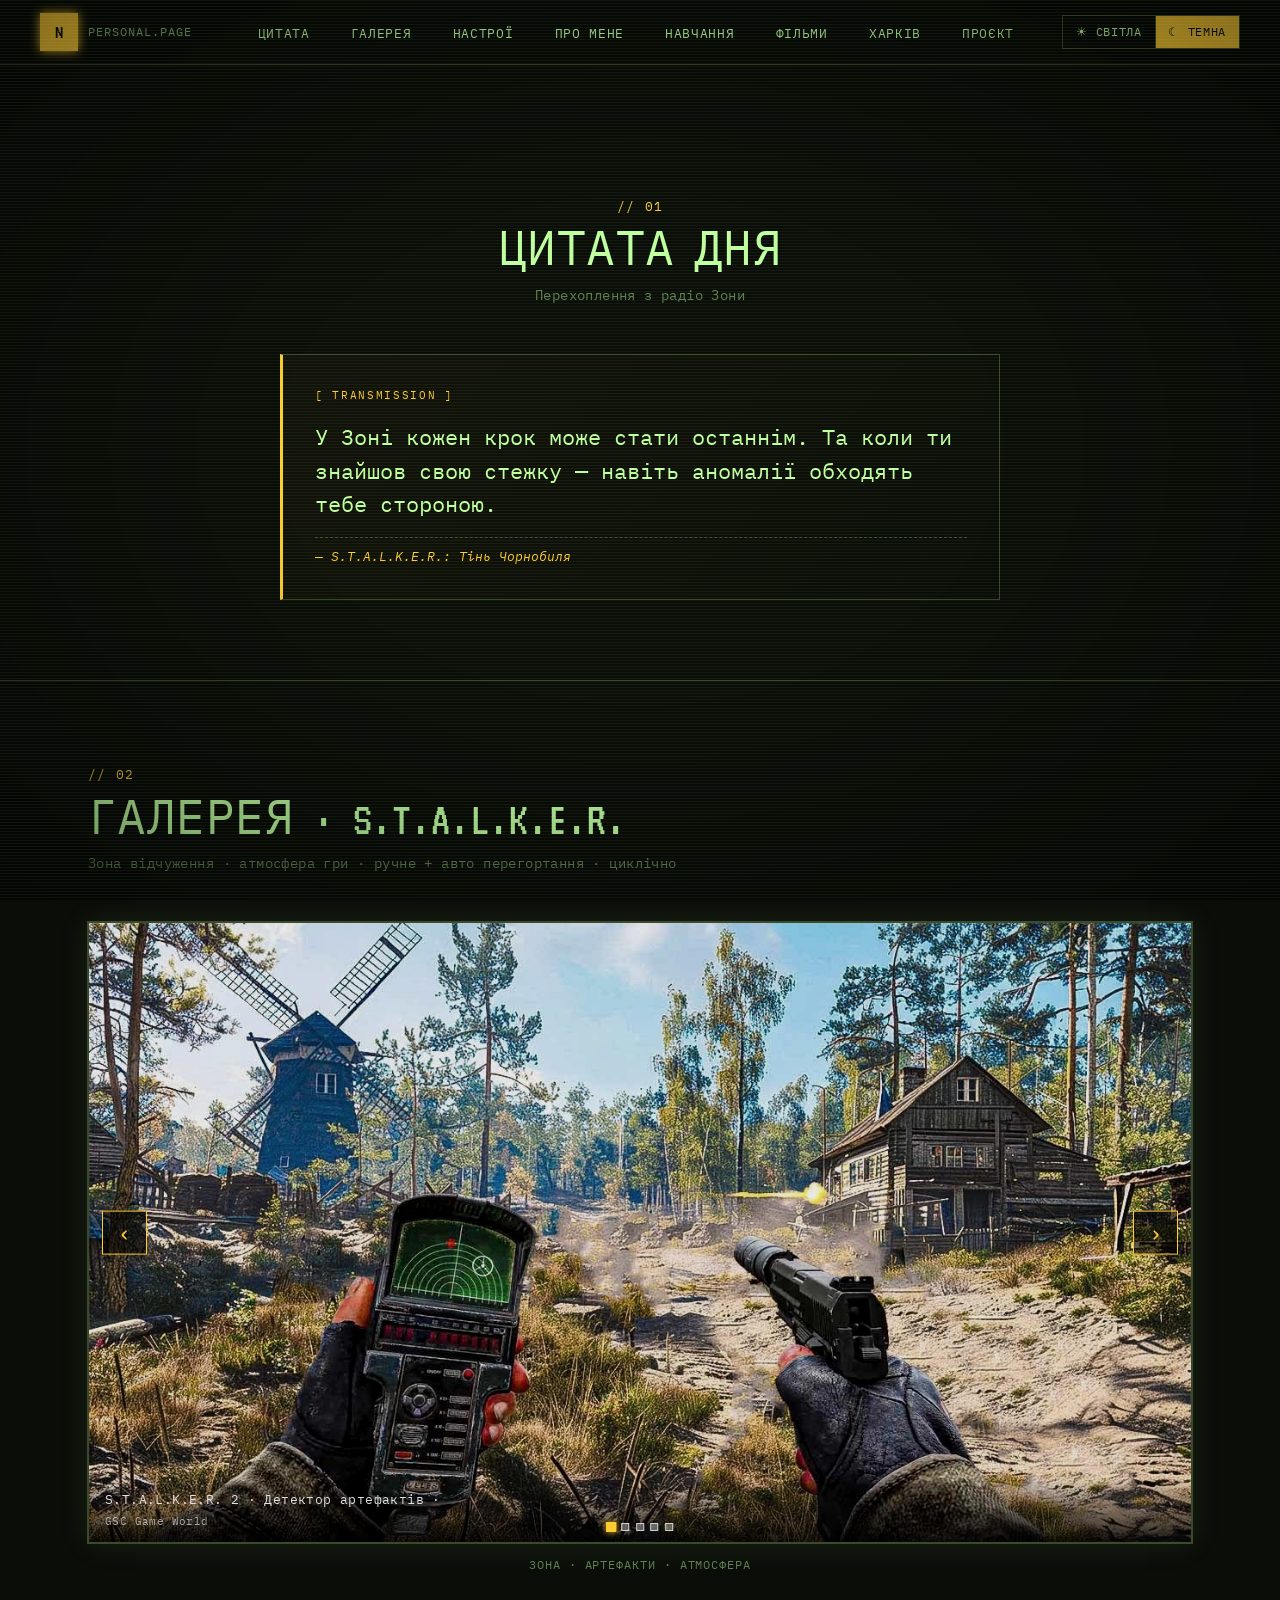
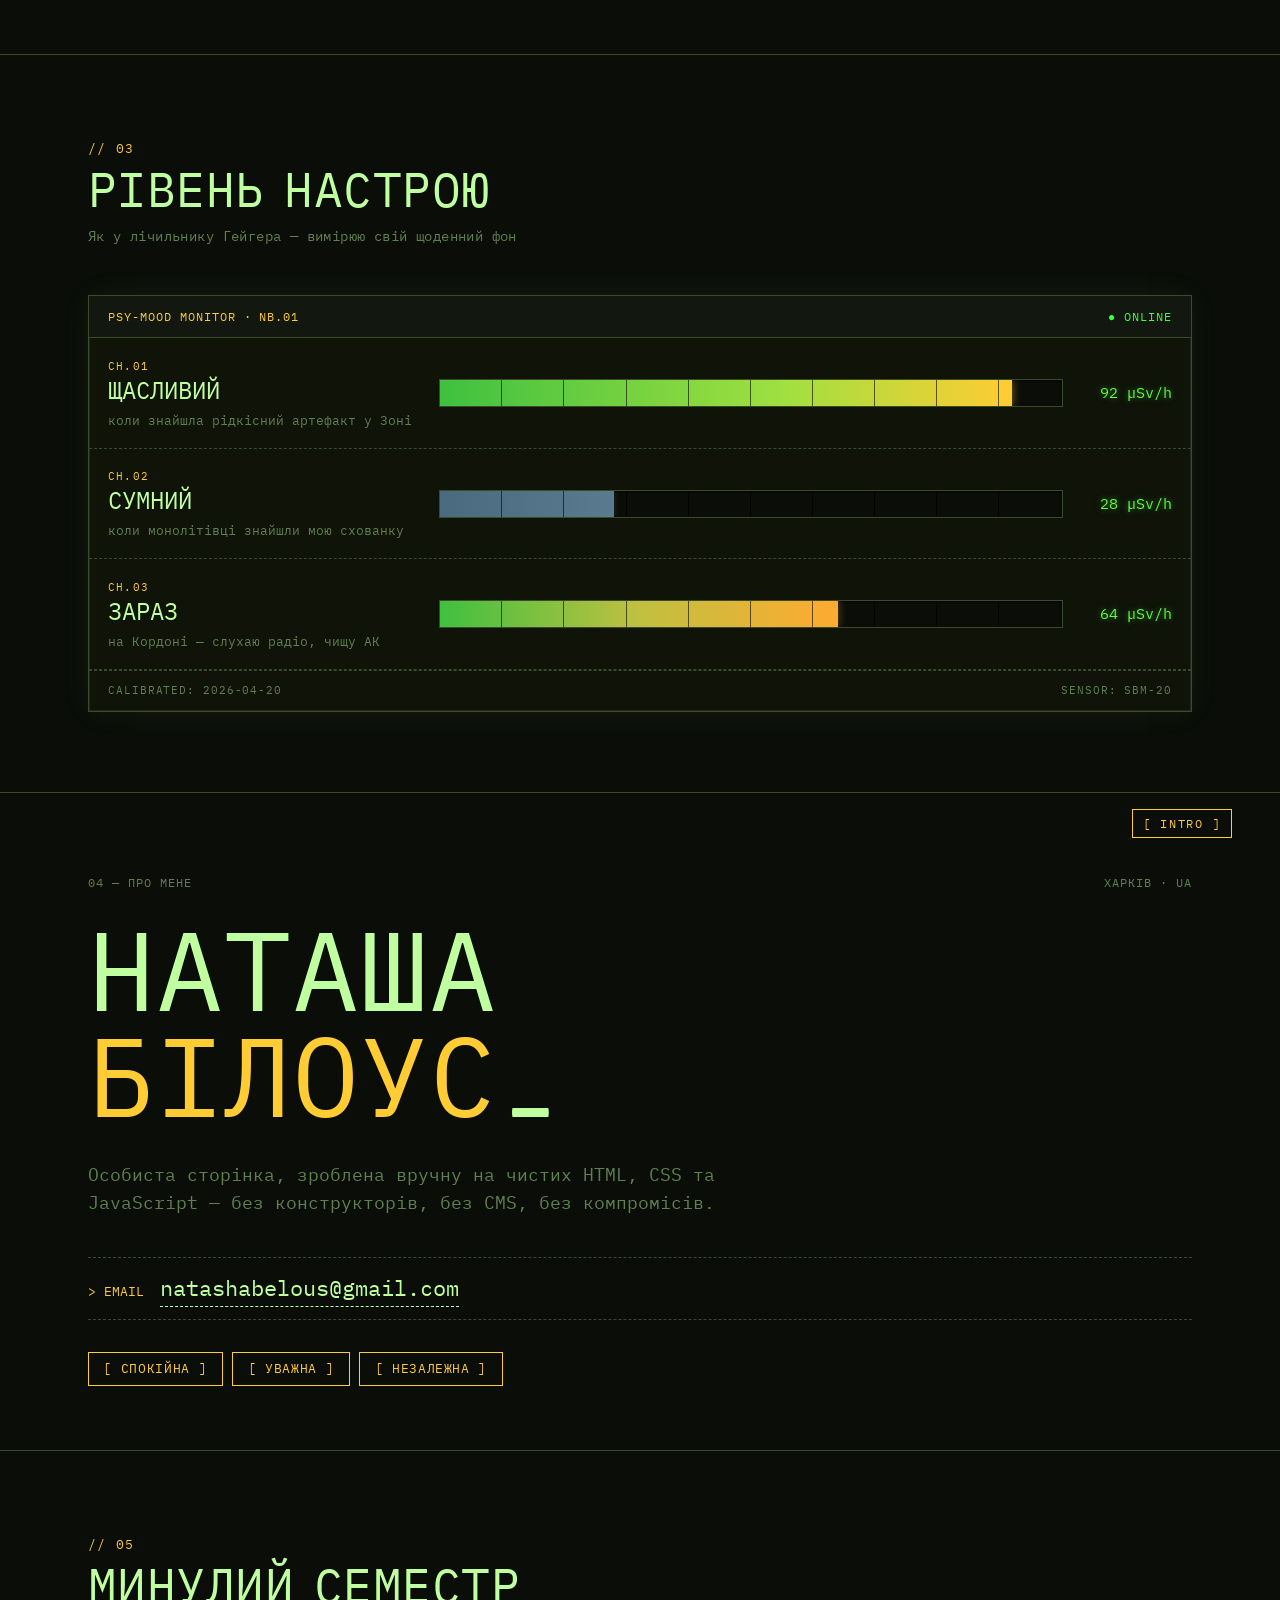
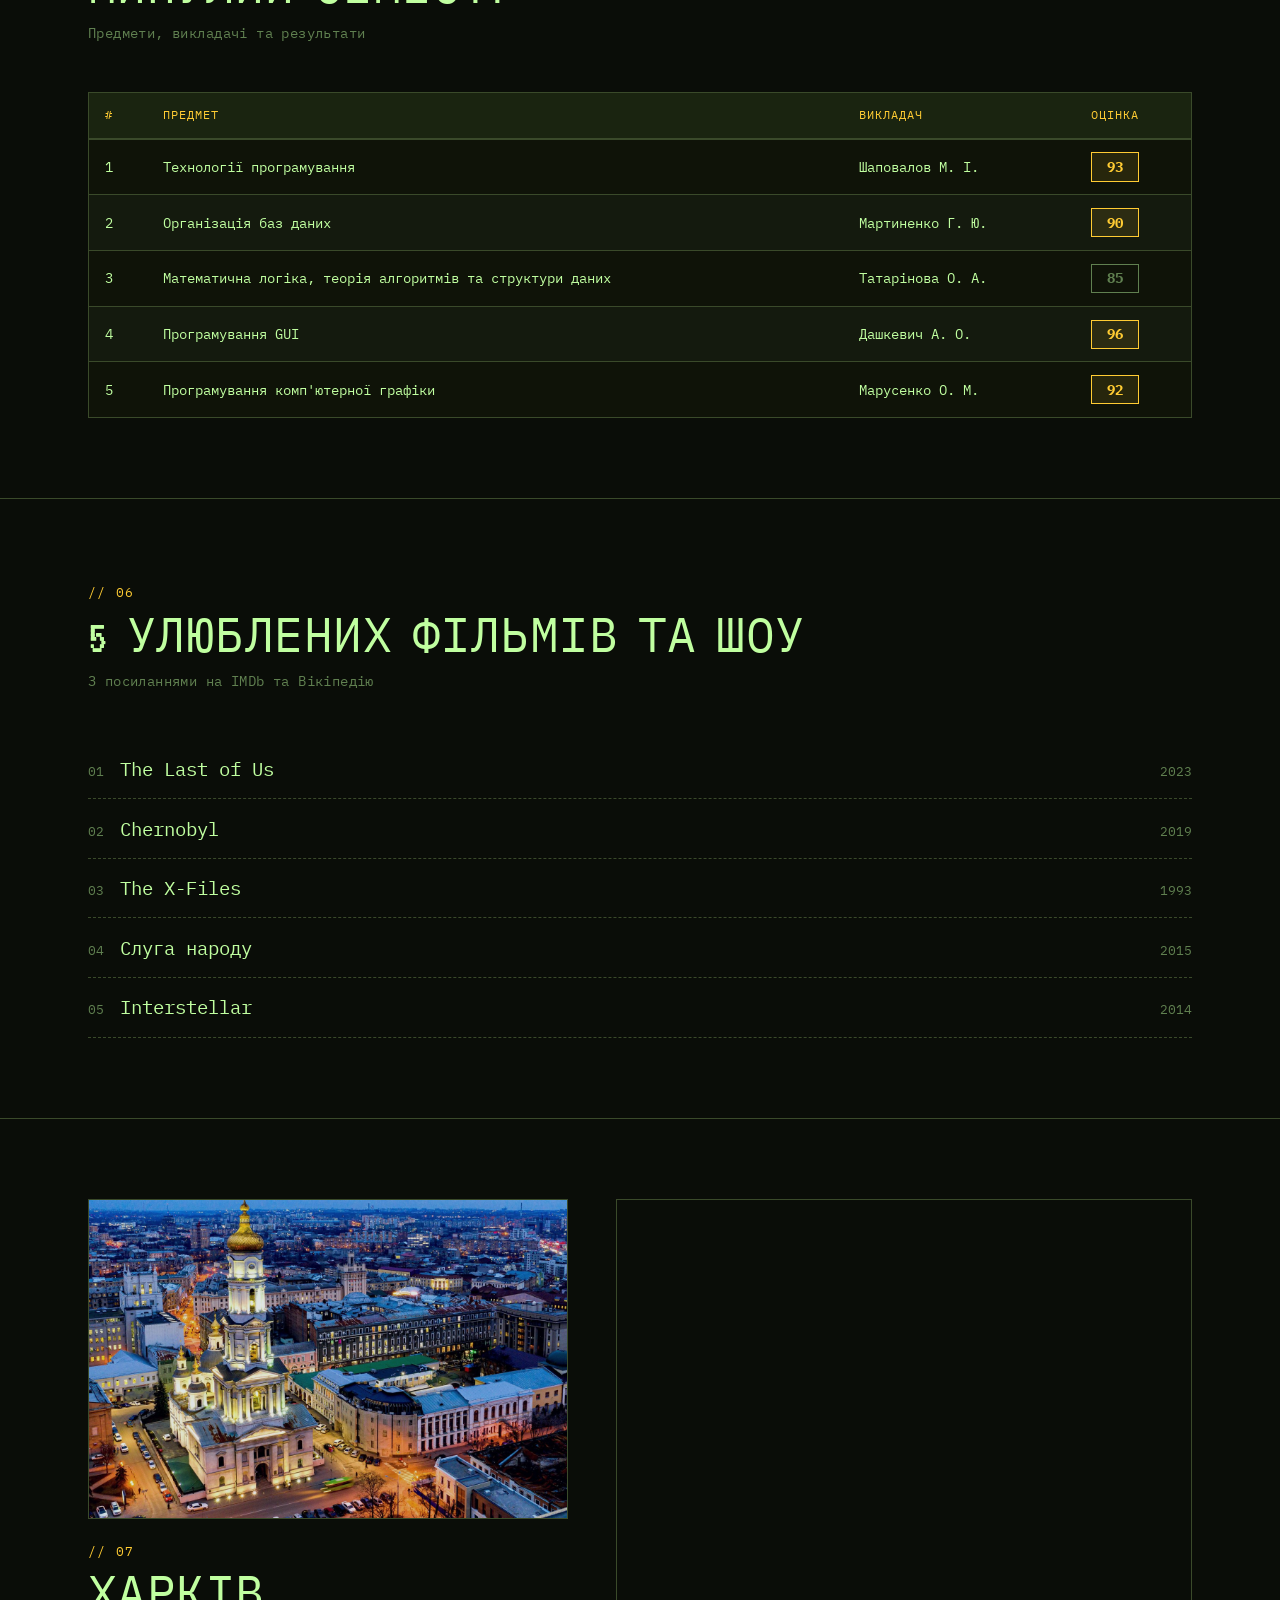
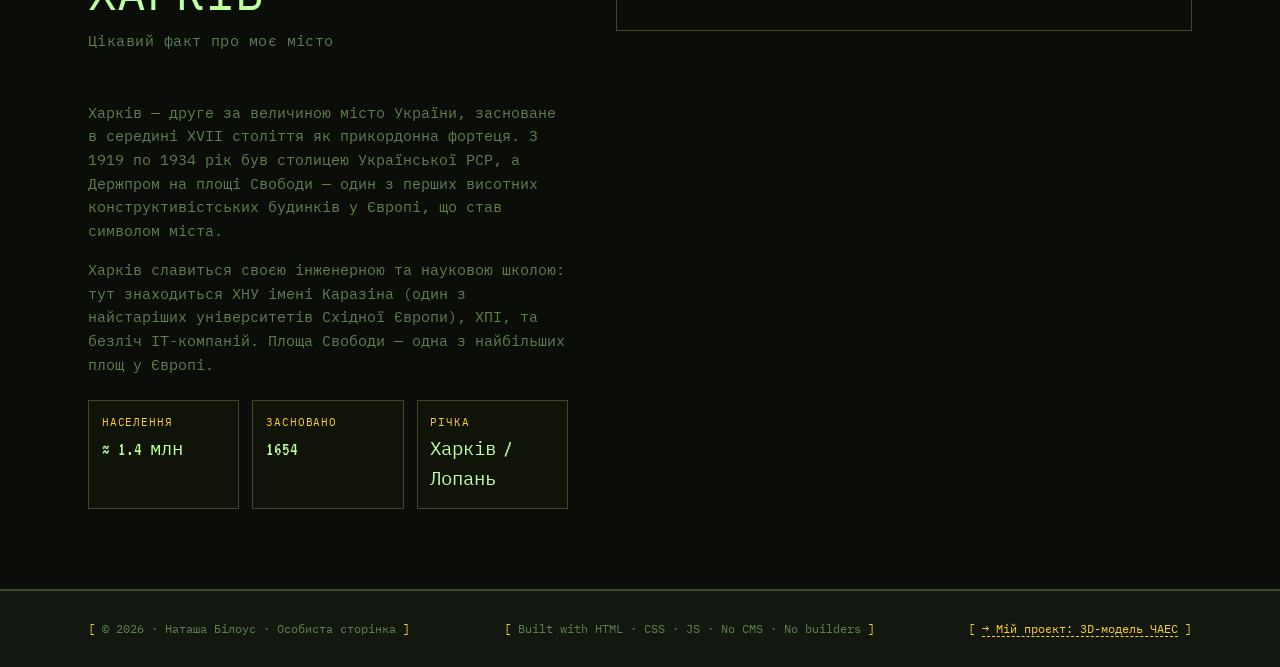
<file: index.html>
<!DOCTYPE html>
<html lang="uk">
<head>
  <meta charset="UTF-8">
  <meta name="viewport" content="width=device-width, initial-scale=1.0">
  <meta name="description" content="Особиста сторінка Наташи Білоус — студентки з Харкова.">
  <meta name="author" content="Наташа Білоус">
  <title>Наташа Білоус · Особиста сторінка</title>

  <link rel="preconnect" href="https://fonts.googleapis.com">
  <link rel="preconnect" href="https://fonts.gstatic.com" crossorigin>
  <link href="https://fonts.googleapis.com/css2?family=VT323&family=IBM+Plex+Mono:wght@400;500;700&family=Rozha+One&family=Cutive+Mono&display=swap" rel="stylesheet">

  <link rel="stylesheet" href="css/style.css">
</head>
<body class="dark">

  <header class="site-header" role="banner">
    <div class="container header-inner">
      <a href="#quote" class="logo" aria-label="На початок">
        <span class="logo-mark">N</span>
        <span class="logo-text">personal.page</span>
      </a>
      <nav class="site-nav" role="navigation" aria-label="Головна навігація">
        <ul>
          <li><a href="#quote">Цитата</a></li>
          <li><a href="#slideshow">Галерея</a></li>
          <li><a href="#moods">Настрої</a></li>
          <li><a href="#hero">Про мене</a></li>
          <li><a href="#studies">Навчання</a></li>
          <li><a href="#favorites">Фільми</a></li>
          <li><a href="#location">Харків</a></li>
          <li><a href="project.html">Проєкт</a></li>
        </ul>
      </nav>
      <div class="theme-switch" role="group" aria-label="Перемикач теми">
        <button type="button" id="btn-light" class="theme-btn" aria-pressed="false">
          <span aria-hidden="true">☀</span> Світла
        </button>
        <button type="button" id="btn-dark" class="theme-btn is-active" aria-pressed="true">
          <span aria-hidden="true">☾</span> Темна
        </button>
      </div>
    </div>
  </header>

  <main>

    <!-- 01. ЦИТАТА -->
    <section id="quote" class="section quote-section quote-first">
      <div class="container">
        <header class="section-head">
          <span class="section-num">01</span>
          <h2 class="section-title">Цитата дня</h2>
          <p class="section-sub">Перехоплення з радіо Зони</p>
        </header>

        <aside class="favorites-quote">
          <blockquote>
            <p>У Зоні кожен крок може стати останнім. Та коли ти знайшов свою стежку — навіть аномалії обходять тебе стороною.</p>
            <footer>— <cite>S.T.A.L.K.E.R.: Тінь Чорнобиля</cite></footer>
          </blockquote>
        </aside>
      </div>
    </section>

    <!-- 02. ГАЛЕРЕЯ (слайд-шоу) -->
    <section id="slideshow" class="section slideshow">
      <div class="container">
        <header class="section-head">
          <span class="section-num">02</span>
          <h2 class="section-title">Галерея · S.T.A.L.K.E.R.</h2>
          <p class="section-sub">Зона відчуження · атмосфера гри · ручне + авто перегортання · циклічно</p>
        </header>

        <div class="slider" id="slider" role="region" aria-label="Галерея S.T.A.L.K.E.R.">
          <div class="slider-track" id="slider-track">

            <figure class="slide is-active" data-slide="0">
              <img src="img/stalker-gameplay.jpg" alt="Скріншот з гри S.T.A.L.K.E.R. 2: детектор артефактів на тлі вітряка" loading="lazy">
              <figcaption>S.T.A.L.K.E.R. 2 · Детектор артефактів · <span class="credit">GSC Game World</span></figcaption>
            </figure>

            <figure class="slide" data-slide="1">
              <img src="img/stalker-artbook.jpg" alt="Артбук S.T.A.L.K.E.R. 2: концепт-арт мутантів Псевдопса та Сноурка" loading="lazy">
              <figcaption>Артбук S.T.A.L.K.E.R. 2 · Мутанти Зони · <span class="credit">GSC Game World</span></figcaption>
            </figure>

            <figure class="slide" data-slide="2">
              <img src="img/ferret.jpg" alt="Тхір на травичці — дика тварина, що мешкає в Зоні" loading="lazy">
              <figcaption>Тхір-мешканець Зони · <span class="credit">Fauna of the Zone</span></figcaption>
            </figure>

            <figure class="slide" data-slide="3">
              <img src="img/stalker-1.svg" alt="Силует сталкера у Зоні відчуження на тлі покинутого міста" loading="lazy">
              <figcaption>Одинокий сталкер у Зоні</figcaption>
            </figure>

            <figure class="slide" data-slide="4">
              <img src="img/stalker-2.svg" alt="Панорама Прип'яті зі зруйнованим Колесом Огляду" loading="lazy">
              <figcaption>Прип'ять · Колесо Огляду</figcaption>
            </figure>

          </div>

          <button type="button" class="slider-btn slider-btn--prev" id="prevSlide" aria-label="Попередній слайд">‹</button>
          <button type="button" class="slider-btn slider-btn--next" id="nextSlide" aria-label="Наступний слайд">›</button>

          <div class="slider-dots" id="sliderDots" role="tablist" aria-label="Навігація по слайдах"></div>
        </div>
        <p class="slider-note">Зона · Артефакти · Атмосфера</p>
      </div>
    </section>

    <!-- 03. НАСТРОЇ — радіаційна панель -->
    <section id="moods" class="section moods">
      <div class="container">
        <header class="section-head">
          <span class="section-num">03</span>
          <h2 class="section-title">Рівень настрою</h2>
          <p class="section-sub">Як у лічильнику Гейгера — вимірюю свій щоденний фон</p>
        </header>

        <div class="mood-panel">
          <div class="mood-panel-head">
            <span class="mono">PSY-MOOD MONITOR · NB.01</span>
            <span class="mono panel-status">● ONLINE</span>
          </div>

          <div class="mood-channel">
            <div class="mood-channel-label">
              <span class="mood-ch-id mono">CH.01</span>
              <span class="mood-ch-name">Щасливий</span>
              <span class="mood-ch-desc">коли знайшла рідкісний артефакт у Зоні</span>
            </div>
            <div class="mood-bar" aria-hidden="true">
              <div class="mood-bar-fill mood-fill--high" style="--fill: 92%"></div>
              <div class="mood-bar-ticks">
                <span></span><span></span><span></span><span></span><span></span>
                <span></span><span></span><span></span><span></span><span></span>
              </div>
            </div>
            <div class="mood-channel-value mono" aria-label="Значення">92 µSv/h</div>
          </div>

          <div class="mood-channel">
            <div class="mood-channel-label">
              <span class="mood-ch-id mono">CH.02</span>
              <span class="mood-ch-name">Сумний</span>
              <span class="mood-ch-desc">коли монолітівці знайшли мою схованку</span>
            </div>
            <div class="mood-bar" aria-hidden="true">
              <div class="mood-bar-fill mood-fill--low" style="--fill: 28%"></div>
              <div class="mood-bar-ticks">
                <span></span><span></span><span></span><span></span><span></span>
                <span></span><span></span><span></span><span></span><span></span>
              </div>
            </div>
            <div class="mood-channel-value mono">28 µSv/h</div>
          </div>

          <div class="mood-channel">
            <div class="mood-channel-label">
              <span class="mood-ch-id mono">CH.03</span>
              <span class="mood-ch-name">Зараз</span>
              <span class="mood-ch-desc">на Кордоні — слухаю радіо, чищу АК</span>
            </div>
            <div class="mood-bar" aria-hidden="true">
              <div class="mood-bar-fill mood-fill--mid" style="--fill: 64%"></div>
              <div class="mood-bar-ticks">
                <span></span><span></span><span></span><span></span><span></span>
                <span></span><span></span><span></span><span></span><span></span>
              </div>
            </div>
            <div class="mood-channel-value mono">64 µSv/h</div>
          </div>

          <div class="mood-panel-foot mono">
            <span>CALIBRATED: 2026-04-20</span>
            <span>SENSOR: SBM-20</span>
          </div>
        </div>
      </div>
    </section>

    <!-- 04. ПРО МЕНЕ (ім'я + email + 3 слова) -->
    <section id="hero" class="hero hero--section">
      <div class="container hero-grid">
        <div class="hero-meta">
          <span class="eyebrow">04 — Про мене</span>
          <span class="eyebrow">Харків · UA</span>
        </div>
        <h1 class="hero-title">
          Наташа<br>
          <span class="hero-title-accent">Білоус</span>
        </h1>
        <p class="hero-lead">
          Особиста сторінка, зроблена вручну на чистих HTML, CSS та JavaScript — без конструкторів, без CMS, без компромісів.
        </p>
        <div class="hero-contact">
          <span class="contact-label">email</span>
          <a href="mailto:natashabelous@gmail.com" class="contact-link">natashabelous@gmail.com</a>
        </div>
        <div class="hero-tags" aria-label="Три слова про мене">
          <span class="tag">спокійна</span>
          <span class="tag">уважна</span>
          <span class="tag">незалежна</span>
        </div>
      </div>
    </section>

    <!-- 05. ТАБЛИЦЯ ПРЕДМЕТІВ -->
    <section id="studies" class="section studies">
      <div class="container">
        <header class="section-head">
          <span class="section-num">05</span>
          <h2 class="section-title">Минулий семестр</h2>
          <p class="section-sub">Предмети, викладачі та результати</p>
        </header>
        <div class="table-wrap">
          <table class="data-table">
            <caption class="sr-only">Список предметів попереднього семестру</caption>
            <thead>
              <tr>
                <th scope="col">#</th>
                <th scope="col">Предмет</th>
                <th scope="col">Викладач</th>
                <th scope="col">Оцінка</th>
              </tr>
            </thead>
            <tbody>
              <tr>
                <td>1</td>
                <td>Технології програмування</td>
                <td>Шаповалов М. І.</td>
                <td><span class="grade grade--a">93</span></td>
              </tr>
              <tr>
                <td>2</td>
                <td>Організація баз даних</td>
                <td>Мартиненко Г. Ю.</td>
                <td><span class="grade grade--a">90</span></td>
              </tr>
              <tr>
                <td>3</td>
                <td>Математична логіка, теорія алгоритмів та структури даних</td>
                <td>Татарінова О. А.</td>
                <td><span class="grade grade--b">85</span></td>
              </tr>
              <tr>
                <td>4</td>
                <td>Програмування GUI</td>
                <td>Дашкевич А. О.</td>
                <td><span class="grade grade--a">96</span></td>
              </tr>
              <tr>
                <td>5</td>
                <td>Програмування комп'ютерної графіки</td>
                <td>Марусенко О. М.</td>
                <td><span class="grade grade--a">92</span></td>
              </tr>
            </tbody>
          </table>
        </div>
      </div>
    </section>

    <!-- 06. 5 УЛЮБЛЕНИХ ФІЛЬМІВ/ШОУ -->
    <section id="favorites" class="section favorites">
      <div class="container">
        <header class="section-head">
          <span class="section-num">06</span>
          <h2 class="section-title">5 улюблених фільмів та шоу</h2>
          <p class="section-sub">З посиланнями на IMDb та Вікіпедію</p>
        </header>
        <ol class="movies-list">
          <li>
            <a href="https://www.imdb.com/title/tt3581920/" target="_blank" rel="noopener noreferrer">
              <span class="movie-num">01</span>
              <span class="movie-title">The Last of Us</span>
              <span class="movie-year">2023</span>
            </a>
          </li>
          <li>
            <a href="https://www.imdb.com/title/tt7366338/" target="_blank" rel="noopener noreferrer">
              <span class="movie-num">02</span>
              <span class="movie-title">Chernobyl</span>
              <span class="movie-year">2019</span>
            </a>
          </li>
          <li>
            <a href="https://www.imdb.com/title/tt0108778/" target="_blank" rel="noopener noreferrer">
              <span class="movie-num">03</span>
              <span class="movie-title">The X-Files</span>
              <span class="movie-year">1993</span>
            </a>
          </li>
          <li>
            <a href="https://uk.wikipedia.org/wiki/%D0%A1%D0%BB%D1%83%D0%B3%D0%B0_%D0%BD%D0%B0%D1%80%D0%BE%D0%B4%D1%83" target="_blank" rel="noopener noreferrer">
              <span class="movie-num">04</span>
              <span class="movie-title">Слуга народу</span>
              <span class="movie-year">2015</span>
            </a>
          </li>
          <li>
            <a href="https://www.imdb.com/title/tt0816692/" target="_blank" rel="noopener noreferrer">
              <span class="movie-num">05</span>
              <span class="movie-title">Interstellar</span>
              <span class="movie-year">2014</span>
            </a>
          </li>
        </ol>
      </div>
    </section>

    <!-- 07. ХАРКІВ + КАРТА -->
    <section id="location" class="section location">
      <div class="container location-grid">
        <div class="location-text">
          <figure class="location-photo">
            <img src="img/kharkiv-cathedral.jpg" alt="Харків — Успенський собор у сутінках з висоти пташиного польоту" loading="lazy">
          </figure>
          <header class="section-head">
            <span class="section-num">07</span>
            <h2 class="section-title">Харків</h2>
            <p class="section-sub">Цікавий факт про моє місто</p>
          </header>
          <p>
            Харків — друге за величиною місто України, засноване в середині XVII століття як прикордонна фортеця. З 1919 по 1934 рік був столицею Української РСР, а Держпром на площі Свободи — один з перших висотних конструктивістських будинків у Європі, що став символом міста.
          </p>
          <p>
            Харків славиться своєю інженерною та науковою школою: тут знаходиться ХНУ імені Каразіна (один з найстаріших університетів Східної Європи), ХПІ, та безліч ІТ-компаній. Площа Свободи — одна з найбільших площ у Європі.
          </p>
          <ul class="location-facts">
            <li><strong>Населення</strong><span>≈ 1.4 млн</span></li>
            <li><strong>Засновано</strong><span>1654</span></li>
            <li><strong>Річка</strong><span>Харків / Лопань</span></li>
          </ul>
        </div>
        <div class="location-map">
          <iframe
            src="https://www.google.com/maps/embed?pb=!1m18!1m12!1m3!1d20287.48!2d36.23!3d49.99!2m3!1f0!2f0!3f0!3m2!1i1024!2i768!4f13.1!3m3!1m2!1s0x0%3A0x0!2sKharkiv!5e0!3m2!1sen!2sua!4v1700000000000"
            title="Карта Харкова"
            loading="lazy"
            referrerpolicy="no-referrer-when-downgrade"
            allowfullscreen></iframe>
        </div>
      </div>
    </section>

  </main>

  <footer class="site-footer" role="contentinfo">
    <div class="container footer-inner">
      <p>© 2026 · Наташа Білоус · Особиста сторінка</p>
      <p>Built with <span>HTML · CSS · JS</span> · No CMS · No builders</p>
      <p><a href="project.html">→ Мій проєкт: 3D-модель ЧАЕС</a></p>
    </div>
  </footer>

  <script src="js/theme.js"></script>
  <script src="js/slider.js"></script>
</body>
</html>
</file>
<file: css/style.css>
/* ============================================================
   NATASHA BILOUS · PERSONAL PAGE
   Style: POST-APOCALYPTIC TERMINAL / INDUSTRIAL HUD
   ────────────────────────────────────────────────────────────
   ДВА СТИЛІ ЧЕРЕЗ .dark / .light на <body>:
   - DARK (default): термінальний зелений, сканлайни, monospace-all
   - LIGHT: "польовий блокнот" сталкера — жовтий пергамент,
            серіфні заголовки, рукописно-машинна естетика
   Гумова верстка, три breakpoints (480/900/1200).
   ============================================================ */

/* --- RESET ----------------------------------- */
*, *::before, *::after { box-sizing: border-box; margin: 0; padding: 0; }
html { scroll-behavior: smooth; -webkit-text-size-adjust: 100%; }
img, svg, iframe { display: block; max-width: 100%; }
button { font: inherit; cursor: pointer; border: none; background: none; color: inherit; }
a { color: inherit; text-decoration: none; }
ul, ol { list-style: none; }

/* ============================================================
   ТЕМА 1 — DARK TERMINAL (default)
   Все моноширинне, сканлайни, зелений фосфор CRT
   ============================================================ */
body.dark {
  --font-display: 'VT323', 'IBM Plex Mono', monospace;
  --font-body:    'IBM Plex Mono', 'Courier New', monospace;
  --font-mono:    'IBM Plex Mono', monospace;
  --h1-transform: uppercase;
  --h2-transform: uppercase;

  --bg:          #0a0d08;
  --bg-alt:      #121810;
  --ink:         #c0ffa0;     /* phosphor green */
  --ink-soft:    #608050;
  --ink-dim:     #3a4a2a;
  --accent:      #ffcc33;     /* warning yellow */
  --accent-2:    #ff4020;     /* radiation red */
  --line:        #3a4a2a;
  --card:        #0f1308;

  --table-head:  #1a2410;
  --table-head-t:#ffcc33;
  --table-row:   #0f1308;
  --table-row-2: #141a0e;
  --table-border:#3a4a2a;

  --scanline-opacity: 0.06;
  --shadow: 0 0 0 2px var(--line), 8px 8px 0 rgba(0,0,0,0.5);
  --tag-bg:  transparent;
  --tag-border: var(--accent);
}

/* ============================================================
   ТЕМА 2 — LIGHT FIELD NOTES (сталкерський блокнот)
   Серіфні заголовки, пергамент, "рукописно-машинна" естетика
   ============================================================ */
body.light {
  --font-display: 'Rozha One', 'Playfair Display', Georgia, serif;
  --font-body:    'Cutive Mono', 'Courier New', monospace;
  --font-mono:    'Cutive Mono', 'Courier New', monospace;
  --h1-transform: none;
  --h2-transform: none;

  --bg:          #e8dcb8;     /* aged paper */
  --bg-alt:      #dcc89c;
  --ink:         #2a1810;
  --ink-soft:    #6a4a28;
  --ink-dim:     #a88a5c;
  --accent:      #8a2020;     /* oxblood red stamp */
  --accent-2:    #2a4a1c;     /* dark army green */
  --line:        #2a1810;
  --card:        #f0e6c8;

  --table-head:  #2a1810;
  --table-head-t:#e8dcb8;
  --table-row:   #f0e6c8;
  --table-row-2: #dcc89c;
  --table-border:#2a1810;

  --scanline-opacity: 0;
  --shadow: 6px 6px 0 var(--line);
  --tag-bg:  var(--card);
  --tag-border: var(--line);
}

/* ============================================================
   БАЗОВА ТИПОГРАФІКА
   ============================================================ */
body {
  background: var(--bg);
  color: var(--ink);
  font-family: var(--font-body);
  line-height: 1.55;
  min-height: 100vh;
  transition: background-color 0.4s ease, color 0.4s ease;
  overflow-x: hidden;
  position: relative;
}

h1, h2, h3 { font-family: var(--font-display); line-height: 1.08; letter-spacing: 0.01em; }
h1 { font-weight: 400; text-transform: var(--h1-transform); }
h2 { font-weight: 400; text-transform: var(--h2-transform); }
h3 { font-weight: 400; }

p { font-family: var(--font-body); }

/* DARK: сканлайни — фонова горизонтальна сітка як на CRT */
body.dark::before {
  content: '';
  position: fixed; inset: 0; pointer-events: none; z-index: 9998;
  background: repeating-linear-gradient(
    0deg,
    transparent 0,
    transparent 2px,
    rgba(192, 255, 160, var(--scanline-opacity)) 2px,
    rgba(192, 255, 160, var(--scanline-opacity)) 3px
  );
}
/* DARK: лёгка вінетка */
body.dark::after {
  content: '';
  position: fixed; inset: 0; pointer-events: none; z-index: 9997;
  background: radial-gradient(ellipse at center, transparent 40%, rgba(0,0,0,0.5) 100%);
}

/* LIGHT: текстура пожовклого паперу через filter */
body.light { background-image:
  radial-gradient(ellipse at 15% 20%, rgba(168, 138, 92, 0.15) 0%, transparent 40%),
  radial-gradient(ellipse at 85% 80%, rgba(138, 32, 32, 0.08) 0%, transparent 50%);
}

/* ============================================================
   CONTAINER
   ============================================================ */
.container { width: 100%; max-width: 1200px; margin: 0 auto; padding: 0 clamp(1rem, 4vw, 3rem); }

/* ============================================================
   HEADER — HUD-стиль
   ============================================================ */
.site-header {
  position: sticky; top: 0; z-index: 100;
  background: var(--bg);
  border-bottom: 1px solid var(--line);
}
body.dark .site-header { background: rgba(10, 13, 8, 0.95); backdrop-filter: blur(6px); }
body.light .site-header { background: rgba(232, 220, 184, 0.95); border-bottom: 3px double var(--line); }

.header-inner {
  display: flex; align-items: center; justify-content: space-between;
  gap: 1rem; padding: 0.8rem 0; flex-wrap: wrap;
}

.logo { display: inline-flex; align-items: center; gap: 0.6rem; }
.logo-mark {
  display: inline-grid; place-items: center;
  width: 2.4rem; height: 2.4rem;
  font-family: var(--font-display);
  font-size: 1.3rem;
  font-weight: 400;
}
body.dark .logo-mark {
  background: var(--accent); color: var(--bg);
  border: 2px solid var(--accent);
  box-shadow: 0 0 10px var(--accent);
}
body.light .logo-mark {
  background: transparent;
  color: var(--accent);
  border: 2px solid var(--accent);
}
.logo-text {
  font-family: var(--font-mono);
  font-size: 0.78rem;
  letter-spacing: 0.08em;
  text-transform: uppercase;
  opacity: 0.7;
}

.site-nav ul { display: flex; gap: 1.3rem; flex-wrap: wrap; }
.site-nav a {
  font-family: var(--font-mono);
  font-size: 0.82rem;
  text-transform: uppercase; letter-spacing: 0.05em;
  padding: 0.3rem 0.1rem;
  position: relative;
  transition: color 0.2s;
}
.site-nav a::before { content: '> '; opacity: 0; transition: opacity 0.2s; }
.site-nav a:hover::before { opacity: 1; }
.site-nav a:hover { color: var(--accent); }

.theme-switch { display: inline-flex; border: 1px solid var(--line); }
.theme-btn {
  padding: 0.45rem 0.8rem;
  font-family: var(--font-mono);
  font-size: 0.72rem; text-transform: uppercase; letter-spacing: 0.06em;
  transition: background 0.2s, color 0.2s;
}
.theme-btn + .theme-btn { border-left: 1px solid var(--line); }
.theme-btn.is-active { background: var(--accent); color: var(--bg); }

/* ============================================================
   HERO — ігровий "intro screen"
   ============================================================ */
.hero {
  padding: clamp(3rem, 10vw, 7rem) 0 clamp(2rem, 6vw, 5rem);
  position: relative;
  border-bottom: 1px solid var(--line);
}

/* DARK: HUD-рамка навколо HERO */
body.dark .hero::before {
  content: '[ INTRO ]';
  position: absolute; top: 1rem; right: clamp(1rem, 4vw, 3rem);
  font-family: var(--font-mono); font-size: 0.72rem;
  color: var(--accent);
  letter-spacing: 0.15em;
  padding: 0.3rem 0.6rem;
  border: 1px solid var(--accent);
}
body.light .hero::before {
  content: '№ 001 — ОСОБОВА СПРАВА';
  position: absolute; top: 1rem; right: clamp(1rem, 4vw, 3rem);
  font-family: var(--font-mono); font-size: 0.72rem;
  color: var(--accent);
  padding: 0.4rem 0.8rem;
  border: 2px solid var(--accent);
  transform: rotate(2deg);
  background: var(--card);
}

.hero-meta {
  display: flex; justify-content: space-between; flex-wrap: wrap;
  gap: 0.5rem; margin-bottom: 2rem;
  font-family: var(--font-mono); font-size: 0.8rem;
  color: var(--ink-soft);
  text-transform: uppercase; letter-spacing: 0.08em;
}

.eyebrow { font-family: var(--font-mono); font-size: 0.78rem; text-transform: uppercase; letter-spacing: 0.08em; }

.hero-title {
  font-size: clamp(2.5rem, 10vw, 7rem);
  line-height: 0.95;
  margin-bottom: 1.5rem;
}
.hero-title-accent {
  color: var(--accent);
  display: inline-block;
  position: relative;
}
/* DARK: курсорний "пульсуючий" акцент */
body.dark .hero-title-accent::after {
  content: '_';
  color: var(--ink);
  animation: blink-cursor 1s step-end infinite;
  margin-left: 0.1em;
}
@keyframes blink-cursor { 0%, 49% { opacity: 1; } 50%, 100% { opacity: 0; } }

.hero-lead {
  max-width: 58ch;
  font-size: clamp(0.95rem, 1.6vw, 1.1rem);
  color: var(--ink-soft);
  margin-bottom: 2.5rem;
  line-height: 1.6;
}

.hero-contact {
  display: flex; align-items: baseline; gap: 1rem; flex-wrap: wrap;
  padding: 0.8rem 0;
  border-top: 1px dashed var(--line);
  border-bottom: 1px dashed var(--line);
  margin-bottom: 2rem;
  font-family: var(--font-mono);
}
.contact-label {
  color: var(--accent);
  font-size: 0.82rem;
  text-transform: uppercase;
}
.contact-label::before { content: '> '; }
.contact-link {
  font-size: clamp(1rem, 2.4vw, 1.4rem);
  font-family: var(--font-mono);
  border-bottom: 1px dashed currentColor;
  word-break: break-all;
}
.contact-link:hover { color: var(--accent); }

.hero-tags {
  display: flex; flex-wrap: wrap; gap: 0.6rem;
  font-family: var(--font-mono);
}
.tag {
  display: inline-block;
  padding: 0.35rem 0.9rem;
  border: 1px solid var(--tag-border);
  background: var(--tag-bg);
  font-size: 0.82rem;
  text-transform: uppercase;
  letter-spacing: 0.05em;
  color: var(--accent);
}
.tag::before { content: '[ '; }
.tag::after  { content: ' ]'; }
body.light .tag { transform: rotate(-1deg); }
body.light .tag:nth-child(2) { transform: rotate(1deg); }

/* ============================================================
   СЕКЦІЯ (базова)
   ============================================================ */
.section { padding: clamp(3rem, 7vw, 5rem) 0; border-bottom: 1px solid var(--line); }
.section-head { margin-bottom: clamp(2rem, 5vw, 3rem); position: relative; }
.section-num {
  display: inline-block;
  font-family: var(--font-mono);
  color: var(--accent);
  font-size: 0.8rem;
  letter-spacing: 0.1em;
  margin-bottom: 0.6rem;
}
.section-num::before { content: '// '; }
.section-title {
  font-size: clamp(1.8rem, 5vw, 3rem);
  margin-bottom: 0.4rem;
}
.section-sub {
  color: var(--ink-soft);
  font-family: var(--font-mono);
  font-size: 0.85rem;
  letter-spacing: 0.03em;
}

/* ============================================================
   ТАБЛИЦЯ — MISSION LOG
   ============================================================ */
.sr-only { position: absolute; width: 1px; height: 1px; padding: 0; margin: -1px; overflow: hidden; clip: rect(0,0,0,0); }

.table-wrap {
  overflow-x: auto;
  border: 1px solid var(--table-border);
  background: var(--card);
  position: relative;
}
/* LIGHT: додаємо штамп зверху, як в реальному досьє */
body.light .table-wrap::before {
  content: 'COHFIDENTIAL';
  position: absolute; top: 0.5rem; right: 0.7rem;
  font-family: var(--font-mono);
  font-size: 0.7rem;
  letter-spacing: 0.15em;
  color: var(--accent);
  border: 1.5px solid var(--accent);
  padding: 0.15rem 0.5rem;
  transform: rotate(8deg);
  z-index: 2;
  opacity: 0.85;
}

.data-table { width: 100%; border-collapse: collapse; min-width: 520px; }
.data-table thead { background: var(--table-head); color: var(--table-head-t); }
.data-table th {
  text-align: left;
  padding: 0.8rem 1rem;
  font-family: var(--font-mono);
  font-size: 0.78rem;
  text-transform: uppercase; letter-spacing: 0.08em;
  font-weight: 400;
  border-bottom: 1px solid var(--table-border);
}
.data-table td {
  padding: 0.8rem 1rem;
  border-top: 1px solid var(--table-border);
  font-family: var(--font-mono);
  font-size: 0.9rem;
}
.data-table tbody tr:nth-child(even) { background: var(--table-row-2); }
body.dark .data-table tbody tr:hover {
  background: var(--ink-dim); color: var(--accent);
  box-shadow: inset 3px 0 0 var(--accent);
}
body.light .data-table tbody tr:hover {
  background: var(--ink); color: var(--bg);
}
body.light .data-table tbody tr:hover .grade { background: var(--bg); color: var(--ink); border-color: var(--bg); }

.grade {
  display: inline-block;
  min-width: 3rem; padding: 0.15rem 0.6rem; text-align: center;
  font-family: var(--font-mono); font-weight: 700;
  border: 1px solid currentColor;
  transition: all 0.2s;
}
.grade--a { color: var(--accent); }
body.dark .grade--a { background: rgba(255,204,51,0.1); }
body.light .grade--a { background: transparent; }
.grade--b { color: var(--ink-soft); }

/* ============================================================
   FAVORITES — лог + цитата
   ============================================================ */
.movies-list { display: flex; flex-direction: column; }
.movies-list a {
  display: grid;
  grid-template-columns: auto 1fr auto;
  gap: 1rem; align-items: baseline;
  padding: 0.9rem 0;
  border-bottom: 1px dashed var(--line);
  transition: padding-left 0.25s, color 0.25s;
  font-family: var(--font-mono);
}
.movies-list a:hover { padding-left: 0.8rem; color: var(--accent); }
body.dark .movies-list a:hover::before {
  content: '▶';
  position: absolute; margin-left: -1rem;
}
.movie-num { font-size: 0.8rem; color: var(--ink-soft); }
.movie-title { font-size: clamp(1rem, 1.8vw, 1.2rem); }
.movie-year { font-size: 0.8rem; color: var(--ink-soft); }

.favorites-quote {
  background: var(--card);
  border: 1px solid var(--line);
  padding: clamp(1.3rem, 3vw, 2rem);
  position: relative;
  font-family: var(--font-mono);
}
body.dark .favorites-quote {
  border-left: 3px solid var(--accent);
  background: linear-gradient(135deg, rgba(255,204,51,0.03) 0%, transparent 100%);
}
body.light .favorites-quote { box-shadow: var(--shadow); }

.quote-mark { display: none; }
.favorites-quote blockquote::before {
  content: '[ TRANSMISSION ]';
  display: block;
  font-family: var(--font-mono); font-size: 0.7rem;
  color: var(--accent); letter-spacing: 0.15em;
  margin-bottom: 1rem;
}
body.light .favorites-quote blockquote::before { content: '— ПОМІТКА НА ПОЛЯХ —'; }

.favorites-quote p {
  font-size: clamp(0.95rem, 1.8vw, 1.1rem);
  line-height: 1.5;
  margin-bottom: 1rem;
}
.favorites-quote footer {
  font-size: 0.8rem;
  color: var(--accent);
  padding-top: 0.6rem;
  border-top: 1px dashed var(--line);
}

/* ============================================================
   MOODS — PSY-MOOD MONITOR (радіаційні шкали)
   ============================================================ */
.mood-panel {
  border: 1px solid var(--line);
  background: var(--card);
  font-family: var(--font-mono);
}
body.dark .mood-panel {
  box-shadow: inset 0 0 0 1px rgba(192,255,160,0.1), 0 0 30px rgba(192,255,160,0.06);
}
body.light .mood-panel { box-shadow: var(--shadow); }

.mood-panel-head, .mood-panel-foot {
  display: flex; justify-content: space-between; align-items: center;
  padding: 0.7rem 1.2rem;
  font-size: 0.75rem;
  letter-spacing: 0.08em;
  text-transform: uppercase;
  color: var(--ink-soft);
}
.mood-panel-head {
  border-bottom: 1px solid var(--line);
  background: var(--bg-alt);
  color: var(--accent);
}
.mood-panel-foot {
  border-top: 1px dashed var(--line);
  font-size: 0.7rem;
}
.panel-status { color: var(--accent-2); }
body.dark .panel-status { animation: blink 1.4s infinite; color: #40ff40; }

.mood-channel {
  display: grid;
  grid-template-columns: 1fr 2fr auto;
  gap: 1.2rem;
  align-items: center;
  padding: 1.2rem 1.2rem;
  border-bottom: 1px dashed var(--line);
}
.mood-channel:last-of-type { border-bottom: 1px solid var(--line); }

.mood-channel-label { display: flex; flex-direction: column; gap: 0.2rem; }
.mood-ch-id {
  font-size: 0.7rem;
  color: var(--accent);
  letter-spacing: 0.1em;
  margin-bottom: 0.1rem;
}
.mood-ch-name {
  font-family: var(--font-display);
  font-size: 1.5rem;
  color: var(--ink);
  line-height: 1;
  text-transform: var(--h2-transform);
}
.mood-ch-desc {
  font-family: var(--font-mono);
  font-size: 0.82rem;
  color: var(--ink-soft);
  line-height: 1.3;
  margin-top: 0.3rem;
}

/* Шкала — основа */
.mood-bar {
  position: relative;
  height: 28px;
  background: var(--bg);
  border: 1px solid var(--line);
  overflow: hidden;
}
body.dark .mood-bar {
  background: #0a0d08;
  box-shadow: inset 0 1px 3px rgba(0,0,0,0.6);
}

/* Заповнення шкали */
.mood-bar-fill {
  position: absolute;
  top: 0; left: 0; bottom: 0;
  width: var(--fill);
  transition: width 1s cubic-bezier(0.22, 1, 0.36, 1);
}
.mood-fill--high {
  background: linear-gradient(90deg, #40c040 0%, #a0e040 60%, #ffcc33 100%);
  box-shadow: 0 0 10px rgba(255, 204, 51, 0.5);
}
.mood-fill--mid {
  background: linear-gradient(90deg, #40c040 0%, #c0c040 50%, #ffaa30 100%);
  box-shadow: 0 0 10px rgba(255, 170, 48, 0.4);
}
.mood-fill--low {
  background: linear-gradient(90deg, #4a6a80 0%, #5a7a90 100%);
  box-shadow: 0 0 6px rgba(90, 122, 144, 0.3);
}

/* Тіки — вертикальні поділки поверх шкали */
.mood-bar-ticks {
  position: absolute; inset: 0;
  display: grid;
  grid-template-columns: repeat(10, 1fr);
  pointer-events: none;
}
.mood-bar-ticks span {
  border-right: 1px solid rgba(0, 0, 0, 0.35);
}
body.dark .mood-bar-ticks span { border-color: rgba(0, 0, 0, 0.6); }
.mood-bar-ticks span:last-child { border-right: none; }

/* Значення справа */
.mood-channel-value {
  font-family: var(--font-mono);
  font-size: 0.95rem;
  color: var(--accent);
  min-width: 90px;
  text-align: right;
  font-variant-numeric: tabular-nums;
}
body.dark .mood-channel-value {
  color: #60ff40;
  text-shadow: 0 0 6px rgba(96, 255, 64, 0.5);
}

@media (max-width: 768px) {
  .mood-channel {
    grid-template-columns: 1fr;
    gap: 0.7rem;
  }
  .mood-channel-value { text-align: left; }
}

/* QUOTE — окрема секція */
.quote-section .favorites-quote {
  max-width: 800px;
  margin: 0 auto;
}
/* Коли цитата йде першою секцією — великий вступний блок */
.quote-first {
  padding: clamp(4rem, 10vw, 8rem) 0 clamp(3rem, 7vw, 5rem);
  text-align: center;
}
.quote-first .section-head { text-align: center; }
.quote-first .favorites-quote {
  max-width: 720px;
  margin: 0 auto;
  text-align: left;
}
.quote-first .favorites-quote p {
  font-size: clamp(1.1rem, 2.2vw, 1.4rem);
}

/* Hero як середня секція (не перша) — без гігантського верхнього padding */
.hero--section {
  padding: clamp(3rem, 7vw, 5rem) 0 clamp(2.5rem, 5vw, 4rem);
}
.hero--section::before { top: 1.5rem; }

/* ============================================================
   SLIDESHOW — окружено HUD-рамкою в DARK
   ============================================================ */
.slider {
  position: relative;
  overflow: hidden;
  border: 1px solid var(--line);
  background: #000;
  aspect-ratio: 16 / 9;
}
body.dark .slider {
  box-shadow: 0 0 0 1px var(--ink-dim), 0 0 30px rgba(192,255,160,0.1);
}

.slider-track {
  display: flex;
  height: 100%;
  transition: transform 0.5s cubic-bezier(0.22, 1, 0.36, 1);
  will-change: transform;
}
.slide {
  flex: 0 0 100%;
  position: relative;
  overflow: hidden;
}
.slide img {
  width: 100%; height: 100%;
  object-fit: cover; object-position: center;
}
body.dark .slide img {
  filter: brightness(0.9) contrast(1.05) saturate(0.85);
}

.slide figcaption {
  position: absolute; left: 0; right: 0; bottom: 0;
  padding: 0.7rem 1rem;
  background: linear-gradient(180deg, transparent 0%, rgba(0,0,0,0.85) 100%);
  color: #e0e0e0;
  font-family: var(--font-mono);
  font-size: 0.82rem;
  letter-spacing: 0.03em;
}
.slide .credit { opacity: 0.7; font-size: 0.7rem; display: block; margin-top: 0.2rem; }

.slider-btn {
  position: absolute; top: 50%; transform: translateY(-50%);
  width: 2.8rem; height: 2.8rem;
  background: rgba(0,0,0,0.6);
  color: var(--accent);
  border: 1px solid var(--accent);
  font-family: var(--font-mono); font-size: 1.4rem; line-height: 1;
  display: grid; place-items: center;
  transition: background 0.2s;
  z-index: 2;
}
.slider-btn:hover { background: var(--accent); color: #000; }
.slider-btn--prev { left: 0.8rem; }
.slider-btn--next { right: 0.8rem; }

.slider-dots {
  position: absolute; bottom: 0.7rem; left: 50%; transform: translateX(-50%);
  display: flex; gap: 0.4rem; z-index: 2;
}
.slider-dot {
  width: 8px; height: 8px;
  background: rgba(255,255,255,0.35);
  border: 1px solid rgba(255,255,255,0.7);
  padding: 0;
  transition: background 0.2s, transform 0.2s;
}
.slider-dot.is-active {
  background: var(--accent);
  transform: scale(1.25);
  border-color: var(--accent);
  box-shadow: 0 0 6px var(--accent);
}

.slider-note {
  margin-top: 0.8rem;
  font-family: var(--font-mono);
  font-size: 0.72rem;
  color: var(--ink-soft);
  text-align: center;
  letter-spacing: 0.08em;
  text-transform: uppercase;
}

/* ============================================================
   LOCATION — Харків
   ============================================================ */
.location-grid {
  display: grid;
  grid-template-columns: 1fr 1.2fr;
  gap: clamp(2rem, 4vw, 3rem);
  align-items: start;
}
.location-photo {
  margin-bottom: 1.2rem;
  border: 1px solid var(--line);
  overflow: hidden;
  aspect-ratio: 3 / 2;
}
body.light .location-photo { box-shadow: var(--shadow); }
.location-photo img {
  width: 100%; height: 100%;
  object-fit: cover;
  transition: transform 0.6s;
}
.location-photo:hover img { transform: scale(1.03); }
body.dark .location-photo img { filter: brightness(0.9) saturate(0.9); }

.location-text p {
  margin-bottom: 1rem;
  color: var(--ink-soft);
  font-size: 0.95rem;
  max-width: 58ch;
}

.location-facts {
  display: grid;
  grid-template-columns: repeat(3, 1fr);
  gap: 0.8rem;
  margin-top: 1.5rem;
}
.location-facts li {
  padding: 0.8rem;
  border: 1px solid var(--line);
  background: var(--card);
  display: flex; flex-direction: column; gap: 0.25rem;
}
.location-facts strong {
  font-family: var(--font-mono);
  font-size: 0.7rem;
  text-transform: uppercase;
  color: var(--accent);
  font-weight: 400;
  letter-spacing: 0.08em;
}
.location-facts span {
  font-family: var(--font-display);
  font-size: 1.2rem;
}
.location-map {
  border: 1px solid var(--line);
  overflow: hidden;
  aspect-ratio: 4 / 3;
  position: relative;
}
body.light .location-map { box-shadow: var(--shadow); }

.location-map iframe { width: 100%; height: 100%; border: 0; }
body.dark .location-map iframe {
  filter: invert(0.88) hue-rotate(180deg) contrast(0.85) saturate(0.7);
}

/* ============================================================
   FOOTER — термінальний статус-бар
   ============================================================ */
.site-footer {
  padding: 1.8rem 0;
  border-top: 1px solid var(--line);
  background: var(--bg-alt);
}
.footer-inner {
  display: flex; justify-content: space-between; align-items: center; flex-wrap: wrap;
  gap: 0.8rem;
  font-family: var(--font-mono);
  font-size: 0.78rem;
  color: var(--ink-soft);
}
.footer-inner a { color: var(--accent); border-bottom: 1px dashed currentColor; }
.footer-inner p::before { content: '[ '; color: var(--accent); }
.footer-inner p::after  { content: ' ]'; color: var(--accent); }

/* ============================================================
   ADAPTIVE — ГУМОВА ВЕРСТКА, 3 BREAKPOINTS
   Desktop ≥ 1201  |  Tablet 901-1200  |  Mobile ≤ 900
   ============================================================ */

/* TABLET (до 1200) */
@media (max-width: 1200px) {
  .container { max-width: 100%; }
}

/* TABLET (до 900) */
@media (max-width: 900px) {
  .favorites-grid,
  .location-grid { grid-template-columns: 1fr; }
  .moods-grid { grid-template-columns: repeat(2, 1fr); }
  .hero-title { font-size: clamp(2rem, 9vw, 5rem); }
  .site-nav a { font-size: 0.76rem; }
  .section { padding: clamp(2.5rem, 5vw, 4rem) 0; }
  .slider { aspect-ratio: 4 / 3; }
}

/* MOBILE (до 480) */
@media (max-width: 480px) {
  .header-inner { gap: 0.4rem; padding: 0.5rem 0; }
  .logo-text { display: none; }
  .site-nav { width: 100%; order: 3; }
  .site-nav ul {
    gap: 0.4rem; overflow-x: auto; flex-wrap: nowrap;
    padding-bottom: 0.3rem;
  }
  .site-nav a { font-size: 0.68rem; white-space: nowrap; }
  .theme-btn { padding: 0.3rem 0.5rem; font-size: 0.65rem; }

  .hero { padding-top: 2rem; }
  .hero::before { font-size: 0.65rem; top: 0.7rem; }
  .hero-title { font-size: clamp(2rem, 13vw, 3.5rem); }
  .hero-meta { flex-direction: column; gap: 0.2rem; }

  .moods-grid { grid-template-columns: 1fr; }

  .data-table th, .data-table td { padding: 0.6rem 0.7rem; font-size: 0.82rem; }
  .data-table { min-width: 420px; }

  .movies-list a { grid-template-columns: auto 1fr; gap: 0.7rem; padding: 0.7rem 0; }
  .movie-year { grid-column: 2; font-size: 0.72rem; }

  .slider { aspect-ratio: 3 / 4; }
  .slider-btn { width: 2.2rem; height: 2.2rem; font-size: 1.1rem; }
  .slider-btn--prev { left: 0.3rem; }
  .slider-btn--next { right: 0.3rem; }

  .location-facts { grid-template-columns: 1fr; }
  .location-facts li { flex-direction: row; justify-content: space-between; align-items: center; }

  .footer-inner {
    flex-direction: column; text-align: center; font-size: 0.72rem;
  }
}

/* REDUCED MOTION */
@media (prefers-reduced-motion: reduce) {
  *, *::before, *::after {
    animation-duration: 0.01ms !important;
    transition-duration: 0.01ms !important;
  }
}
</file>
